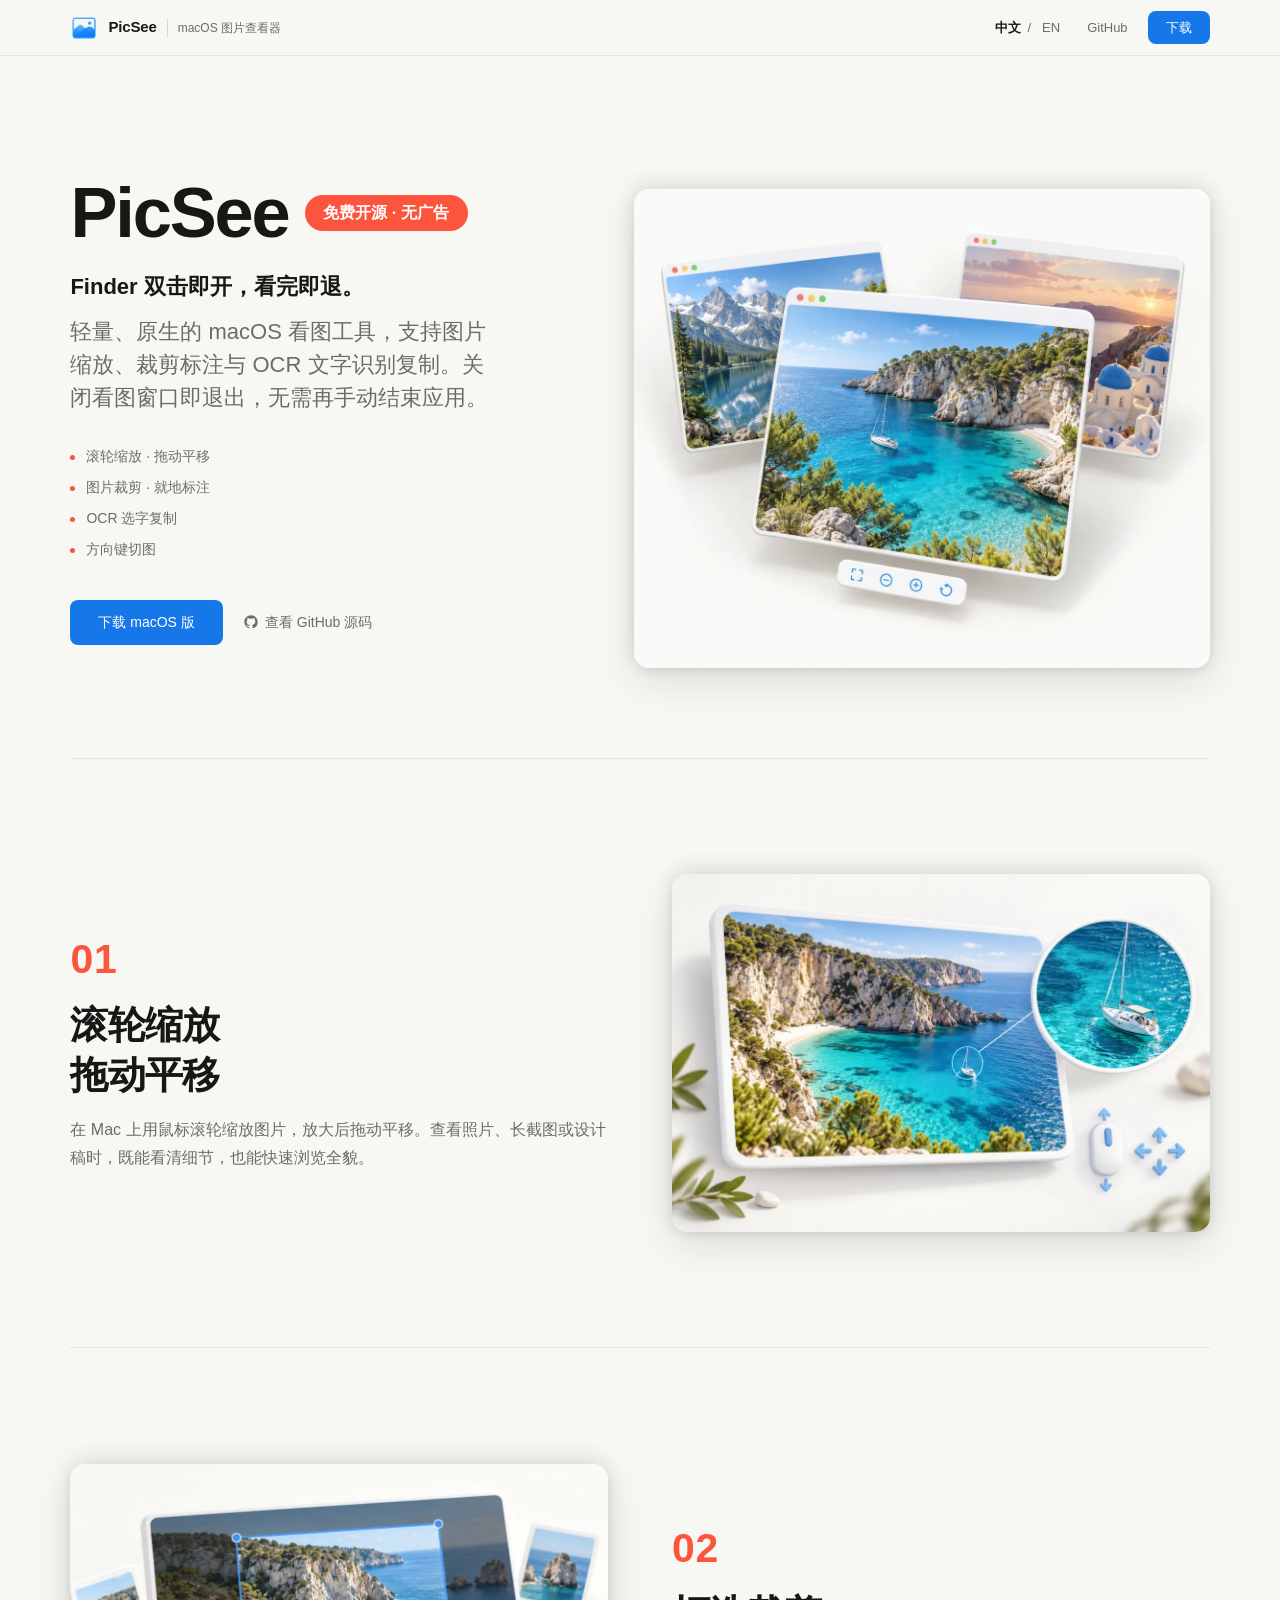
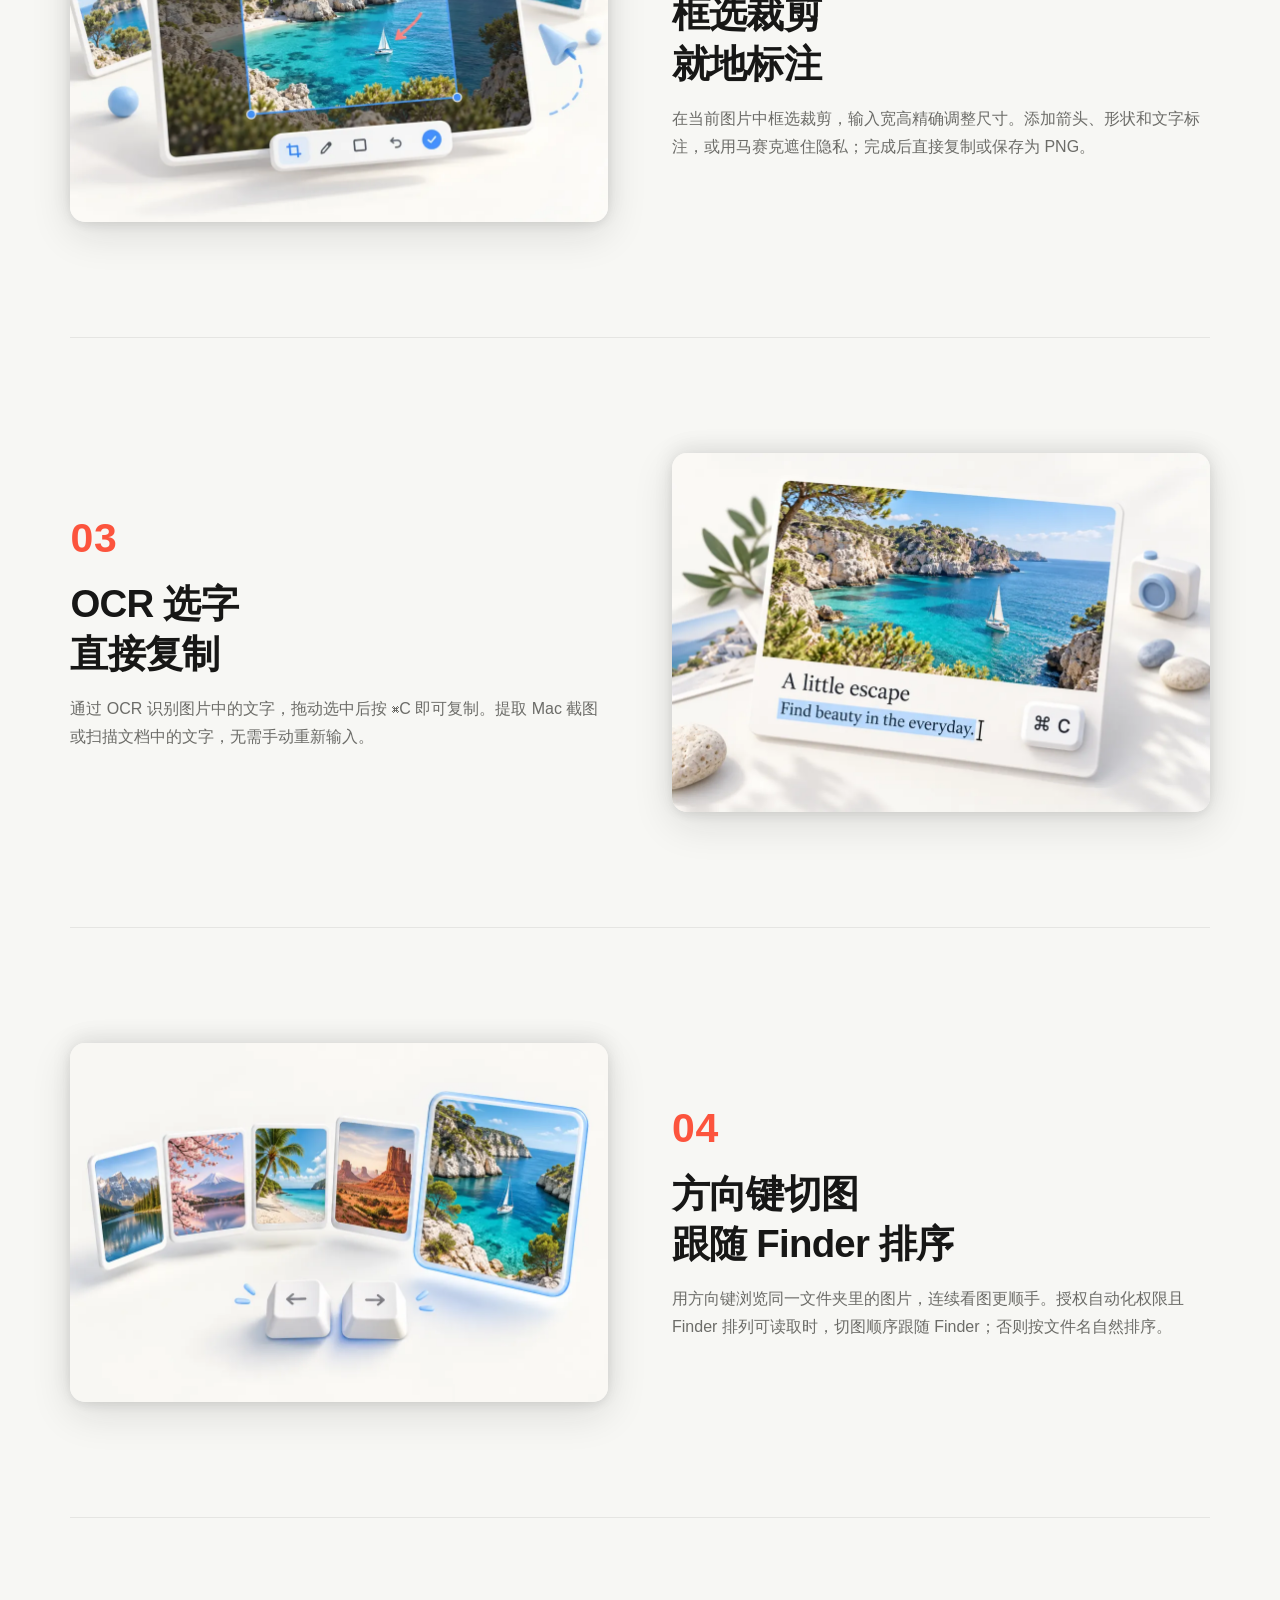
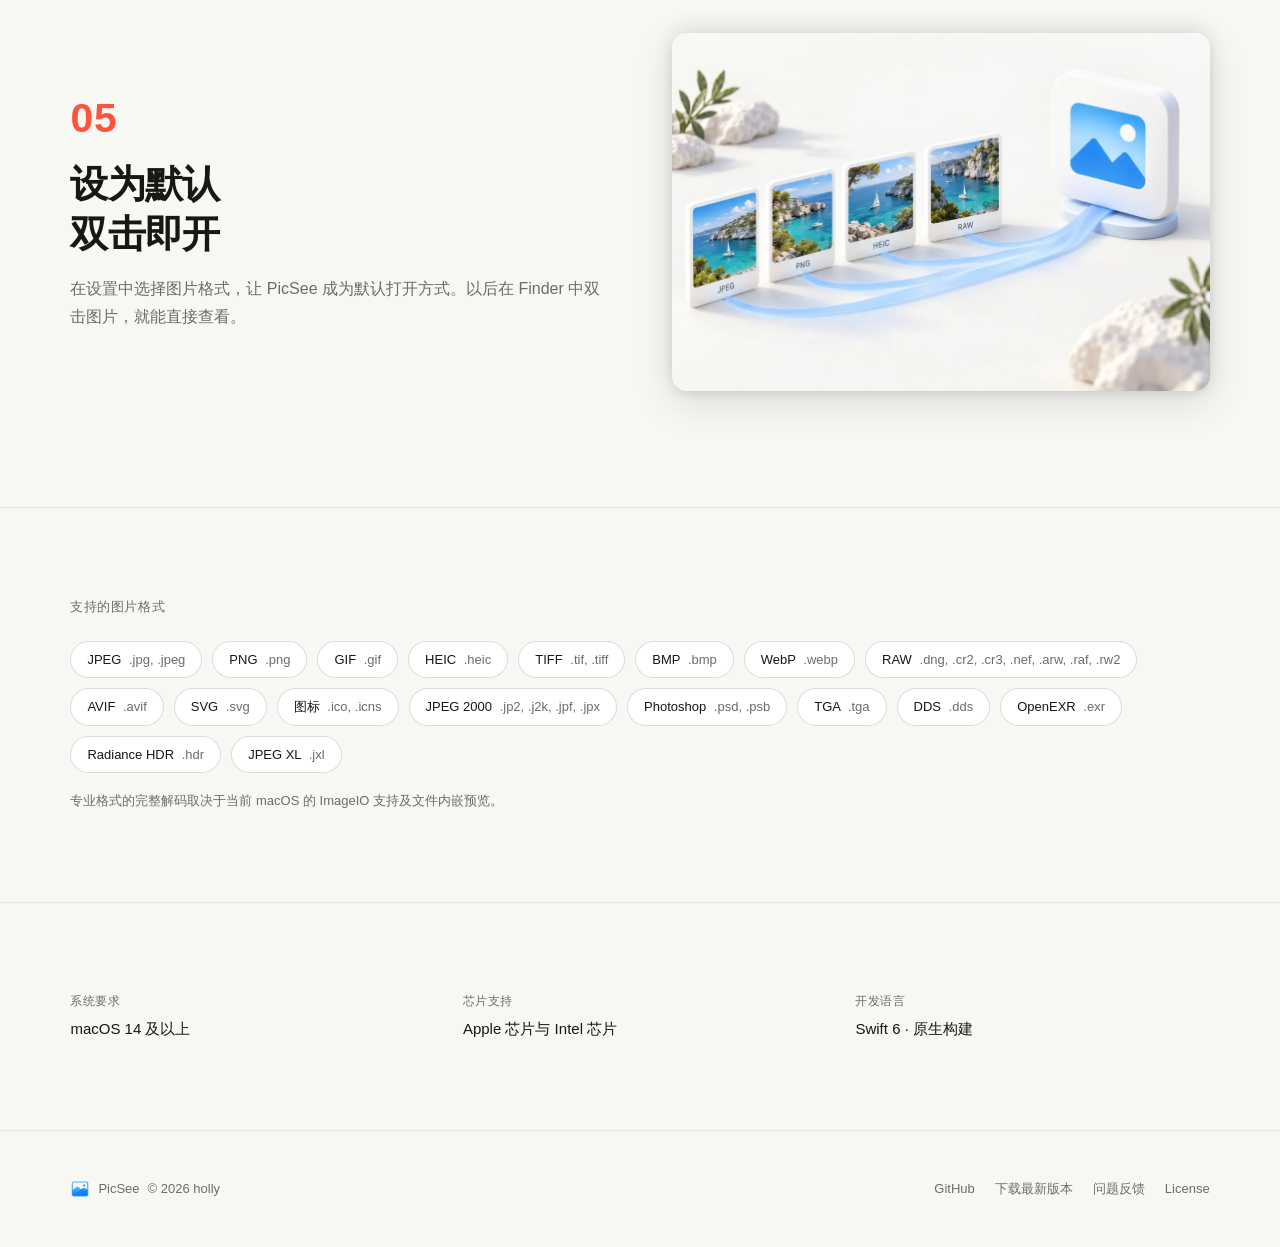
<file: website/index.html>
<!DOCTYPE html>
<html lang="zh-CN">

<head>
  <meta charset="UTF-8">
  <script src="assets/language-e5aed07f.js"></script>
  <meta name="viewport" content="width=device-width, initial-scale=1.0">
  <title>PicSee — 免费开源的 Mac 图片查看器，支持 OCR 与裁剪标注</title>
  <meta name="description"
    content="PicSee 是免费开源、无广告的原生 Mac 图片查看器，支持滚轮缩放、图片裁剪与标注、OCR 图片文字识别复制和方向键切图。Finder 双击即开，关闭窗口即退出。适用于 macOS 14 及以上，兼容 Apple 芯片与 Intel。">
  <meta name="robots" content="index, follow, max-image-preview:large">
  <meta name="theme-color" content="#F7F7F4">
  <link rel="canonical" href="https://picsee.pages.dev/">
  <link rel="alternate" hreflang="zh-CN" href="https://picsee.pages.dev/">
  <link rel="alternate" hreflang="en" href="https://picsee.pages.dev/en/">
  <link rel="alternate" hreflang="x-default" href="https://picsee.pages.dev/">
  <link rel="icon" type="image/png" sizes="96x96" href="assets/favicon-702c6ce4.png">
  <meta property="og:type" content="website">
  <meta property="og:locale" content="zh_CN">
  <meta property="og:locale:alternate" content="en_US">
  <meta property="og:site_name" content="PicSee">
  <meta property="og:url" content="https://picsee.pages.dev/">
  <meta property="og:title" content="PicSee — 免费开源的 Mac 图片查看器">
  <meta property="og:description" content="Finder 双击即开，看完即退。支持滚轮缩放、图片裁剪标注、OCR 选字复制与方向键切图，适用于 macOS 14 及以上。">
  <meta property="og:image" content="https://picsee.pages.dev/assets/social-preview-5139564c.jpg">
  <meta property="og:image:type" content="image/jpeg">
  <meta property="og:image:width" content="1200">
  <meta property="og:image:height" content="1000">
  <meta property="og:image:alt" content="PicSee Mac 图片查看器的海湾风景产品插画">
  <meta name="twitter:card" content="summary_large_image">
  <meta name="twitter:title" content="PicSee — 免费开源的 Mac 图片查看器">
  <meta name="twitter:description" content="免费、无广告的 macOS 看图工具，支持滚轮缩放、裁剪标注和 OCR 图片文字复制。">
  <meta name="twitter:image" content="https://picsee.pages.dev/assets/social-preview-5139564c.jpg">
  <meta name="twitter:image:alt" content="PicSee Mac 图片查看器的海湾风景产品插画">
  <script type="application/ld+json">
  {
    "@context": "https://schema.org",
    "@graph": [
      {
        "@type": "WebSite",
        "@id": "https://picsee.pages.dev/#website",
        "url": "https://picsee.pages.dev/",
        "name": "PicSee",
        "inLanguage": "zh-CN"
      },
      {
        "@type": "SoftwareApplication",
        "@id": "https://picsee.pages.dev/#app",
        "name": "PicSee",
        "url": "https://picsee.pages.dev/",
        "description": "免费开源的原生 Mac 图片查看器，支持滚轮缩放、图片裁剪与标注、OCR 文字复制和同文件夹切图。",
        "applicationCategory": "MultimediaApplication",
        "operatingSystem": "macOS 14 or later",
        "processorRequirements": "Apple Silicon or Intel",
        "isAccessibleForFree": true,
        "license": "https://github.com/houleixx/PicSee/blob/master/LICENSE",
        "downloadUrl": "https://github.com/houleixx/PicSee/releases/latest/download/PicSee.dmg",
        "image": "https://picsee.pages.dev/assets/social-preview-5139564c.jpg",
        "sameAs": "https://github.com/houleixx/PicSee",
        "featureList": ["滚轮缩放与拖动平移", "图片裁剪与标注", "OCR 图片文字识别复制", "方向键切换同文件夹图片", "设置默认图片查看器"],
        "offers": {
          "@type": "Offer",
          "price": "0",
          "priceCurrency": "USD",
          "url": "https://picsee.pages.dev/"
        }
      }
    ]
  }
  </script>
  <link rel="stylesheet" href="assets/styles-cb846b35.css">
</head>

<body>
  <a class="skip-link" href="#main">跳到主要内容</a>


  <!-- ========== Navigation ========== -->
  <nav class="nav" aria-label="主导航">
    <div class="nav-inner">
      <a href="index.html" class="nav-brand">
        <img src="assets/brand-mark-916d1749.png" alt="" width="28" height="28">
        <span class="nav-brand-name">PicSee</span>
        <span class="nav-brand-kind">macOS 图片查看器</span>
      </a>
      <div class="nav-links">
        <div class="language-switch" role="group" aria-label="选择语言">
          <a href="index.html" lang="zh-CN" hreflang="zh-CN" aria-current="page">中文</a>
          <span aria-hidden="true">/</span>
          <a href="en/index.html" lang="en" hreflang="en" aria-label="Switch to English">EN</a>
        </div>
        <a href="https://github.com/houleixx/PicSee" class="nav-link" target="_blank" rel="noopener">GitHub</a>
        <a href="https://github.com/houleixx/PicSee/releases/latest/download/PicSee.dmg" target="_blank" rel="noopener"
          class="nav-download">下载</a>
      </div>
    </div>
  </nav>

  <main id="main" tabindex="-1">
    <!-- ========== Hero ========== -->
    <section class="hero" aria-labelledby="hero-title">
      <div class="container">
        <div class="hero-grid">
          <div class="hero-text">
            <div class="hero-title-row">
              <h1 class="display-title" id="hero-title">PicSee</h1>
              <span class="hero-badge">免费开源 · 无广告</span>
            </div>
            <p class="hero-tagline"><strong>Finder 双击即开，看完即退。</strong>轻量、原生的 macOS 看图工具，支持图片缩放、裁剪标注与 OCR
              文字识别复制。关闭看图窗口即退出，无需再手动结束应用。</p>
            <ul class="hero-features">
              <li>滚轮缩放 · 拖动平移</li>
              <li>图片裁剪 · 就地标注</li>
              <li>OCR 选字复制</li>
              <li>方向键切图</li>
            </ul>
            <div class="hero-ctas">
              <a href="https://github.com/houleixx/PicSee/releases/latest/download/PicSee.dmg" target="_blank"
                rel="noopener" class="btn-primary">下载 macOS 版</a>
              <a href="https://github.com/houleixx/PicSee" class="btn-text github-link" target="_blank"
                rel="noopener"><svg aria-hidden="true" focusable="false" viewBox="0 0 24 24" width="16" height="16"
                  fill="currentColor">
                  <path
                    d="M12 2C6.477 2 2 6.477 2 12c0 4.418 2.865 8.168 6.839 9.49.5.092.683-.217.683-.483 0-.237-.009-.866-.014-1.7-2.782.604-3.369-1.341-3.369-1.341-.455-1.156-1.11-1.464-1.11-1.464-.908-.62.069-.608.069-.608 1.004.071 1.532 1.031 1.532 1.031.892 1.529 2.341 1.087 2.91.831.091-.646.349-1.087.635-1.337-2.221-.253-4.556-1.111-4.556-4.947 0-1.093.391-1.987 1.03-2.687-.103-.253-.447-1.272.098-2.65 0 0 .84-.269 2.75 1.026A9.564 9.564 0 0 1 12 6.775a9.58 9.58 0 0 1 2.504.337c1.909-1.295 2.748-1.026 2.748-1.026.546 1.378.202 2.397.1 2.65.64.7 1.028 1.594 1.028 2.687 0 3.846-2.338 4.691-4.566 4.94.359.309.678.92.678 1.854 0 1.338-.012 2.419-.012 2.747 0 .268.18.58.688.481A10.001 10.001 0 0 0 22 12c0-5.523-4.477-10-10-10Z" />
                </svg><span>查看 GitHub 源码</span></a>
            </div>
          </div>
          <div class="hero-image">
            <img src="assets/hero-app-preview-ee584887.webp" alt="PicSee 柔和立体图片窗口，轻松浏览海湾与旅行风景" width="1200"
              height="1000" fetchpriority="high">
          </div>
        </div>
      </div>
    </section>

    <!-- ========== Stories ========== -->
    <section class="stories" aria-label="PicSee 图片查看与编辑功能">
      <div class="container">

        <!-- Story 01: Scroll Zoom -->
        <article class="story">
          <div class="story-text">
            <span class="story-number">01</span>
            <h2 class="section-title story-title"><span>滚轮缩放</span> <span>拖动平移</span></h2>
            <p class="story-desc">
              在 Mac 上用鼠标滚轮缩放图片，放大后拖动平移。查看照片、长截图或设计稿时，既能看清细节，也能快速浏览全貌。
            </p>
          </div>
          <div class="story-image">
            <img src="assets/feature-zoom-pan-30c78c69.webp" alt="PicSee 放大查看海湾帆船细节并拖动平移" width="1080" height="720"
              loading="lazy">
          </div>
        </article>

        <!-- Story 02: Crop and Annotate -->
        <article class="story">
          <div class="story-text">
            <span class="story-number">02</span>
            <h2 class="section-title story-title"><span>框选裁剪</span> <span>就地标注</span></h2>
            <p class="story-desc">
              在当前图片中框选裁剪，输入宽高精确调整尺寸。添加箭头、形状和文字标注，或用马赛克遮住隐私；完成后直接复制或保存为 PNG。
            </p>
          </div>
          <div class="story-image">
            <img src="assets/feature-crop-annotate-971acecf.webp" alt="PicSee 在海湾照片中框选裁剪区域，并用箭头标注帆船" width="1080"
              height="720" loading="lazy">
          </div>
        </article>

        <!-- Story 03: OCR -->
        <article class="story">
          <div class="story-text">
            <span class="story-number">03</span>
            <h2 class="section-title story-title"><span>OCR 选字</span> <span>直接复制</span></h2>
            <p class="story-desc">
              通过 OCR 识别图片中的文字，拖动选中后按 ⌘C 即可复制。提取 Mac 截图或扫描文档中的文字，无需手动重新输入。
            </p>
          </div>
          <div class="story-image">
            <img src="assets/feature-ocr-select-copy-c080be11.webp" alt="PicSee 选中海湾明信片中的文字，通过 ⌘C 直接复制" width="1080"
              height="720" loading="lazy">
          </div>
        </article>

        <!-- Story 04: Keyboard Navigation -->
        <article class="story">
          <div class="story-text">
            <span class="story-number">04</span>
            <h2 class="section-title story-title"><span>方向键切图</span> <span>跟随 Finder 排序</span></h2>
            <p class="story-desc">
              用方向键浏览同一文件夹里的图片，连续看图更顺手。授权自动化权限且 Finder 排列可读取时，切图顺序跟随 Finder；否则按文件名自然排序。
            </p>
          </div>
          <div class="story-image">
            <img src="assets/feature-keyboard-navigation-f21eb3a3.webp" alt="PicSee 使用方向键依次浏览不同风景图片" width="1080"
              height="720" loading="lazy">
          </div>
        </article>

        <!-- Story 05: Set as Default -->
        <article class="story">
          <div class="story-text">
            <span class="story-number">05</span>
            <h2 class="section-title story-title"><span>设为默认</span> <span>双击即开</span></h2>
            <p class="story-desc">
              在设置中选择图片格式，让 PicSee 成为默认打开方式。以后在 Finder 中双击图片，就能直接查看。
            </p>
          </div>
          <div class="story-image">
            <img src="assets/feature-default-viewer-5f46796a.webp" alt="将 JPEG、PNG、HEIC 和 RAW 图片交由 PicSee 默认打开"
              width="1080" height="720" loading="lazy">
          </div>
        </article>

      </div>
    </section>

    <!-- ========== Format Strip ========== -->
    <section class="formats" aria-labelledby="formats-title">
      <div class="container">
        <h2 class="formats-label" id="formats-title">支持的图片格式</h2>
        <div class="formats-grid">
          <span class="format-tag">JPEG <span class="ext">.jpg, .jpeg</span></span>
          <span class="format-tag">PNG <span class="ext">.png</span></span>
          <span class="format-tag">GIF <span class="ext">.gif</span></span>
          <span class="format-tag">HEIC <span class="ext">.heic</span></span>
          <span class="format-tag">TIFF <span class="ext">.tif, .tiff</span></span>
          <span class="format-tag">BMP <span class="ext">.bmp</span></span>
          <span class="format-tag">WebP <span class="ext">.webp</span></span>
          <span class="format-tag">RAW <span class="ext">.dng, .cr2, .cr3, .nef, .arw, .raf, .rw2</span></span>
          <span class="format-tag">AVIF <span class="ext">.avif</span></span>
          <span class="format-tag">SVG <span class="ext">.svg</span></span>
          <span class="format-tag">图标 <span class="ext">.ico, .icns</span></span>
          <span class="format-tag">JPEG 2000 <span class="ext">.jp2, .j2k, .jpf, .jpx</span></span>
          <span class="format-tag">Photoshop <span class="ext">.psd, .psb</span></span>
          <span class="format-tag">TGA <span class="ext">.tga</span></span>
          <span class="format-tag">DDS <span class="ext">.dds</span></span>
          <span class="format-tag">OpenEXR <span class="ext">.exr</span></span>
          <span class="format-tag">Radiance HDR <span class="ext">.hdr</span></span>
          <span class="format-tag">JPEG XL <span class="ext">.jxl</span></span>
        </div>
        <p class="formats-note">专业格式的完整解码取决于当前 macOS 的 ImageIO 支持及文件内嵌预览。</p>
      </div>
    </section>

    <!-- ========== System Info ========== -->
    <section class="system" aria-label="系统信息">
      <div class="container">
        <div class="system-grid">
          <div class="system-item">
            <div class="label">系统要求</div>
            <div class="value">macOS 14 及以上</div>
          </div>
          <div class="system-item">
            <div class="label">芯片支持</div>
            <div class="value">Apple 芯片与 Intel 芯片</div>
          </div>
          <div class="system-item">
            <div class="label">开发语言</div>
            <div class="value">Swift 6 · 原生构建</div>
          </div>
        </div>
      </div>
    </section>

  </main>

  <!-- ========== Footer ========== -->
  <footer class="footer">
    <div class="container">
      <div class="footer-inner">
        <div class="footer-left">
          <img src="assets/brand-mark-916d1749.png" alt="" width="20" height="20">
          <span>PicSee</span>
          <span>© 2026 holly</span>
        </div>
        <div class="footer-links">
          <a href="https://github.com/houleixx/PicSee" target="_blank" rel="noopener">GitHub</a>
          <a href="https://github.com/houleixx/PicSee/releases/latest/download/PicSee.dmg" target="_blank"
            rel="noopener">下载最新版本</a>
          <a href="https://picsee.pages.dev/feedback" target="_blank" rel="noopener" title="前往小红书反馈">问题反馈</a>
          <a href="https://github.com/houleixx/PicSee/blob/master/LICENSE" target="_blank" rel="noopener">License</a>
        </div>
      </div>
    </div>
  </footer>

</body>

</html>
</file>
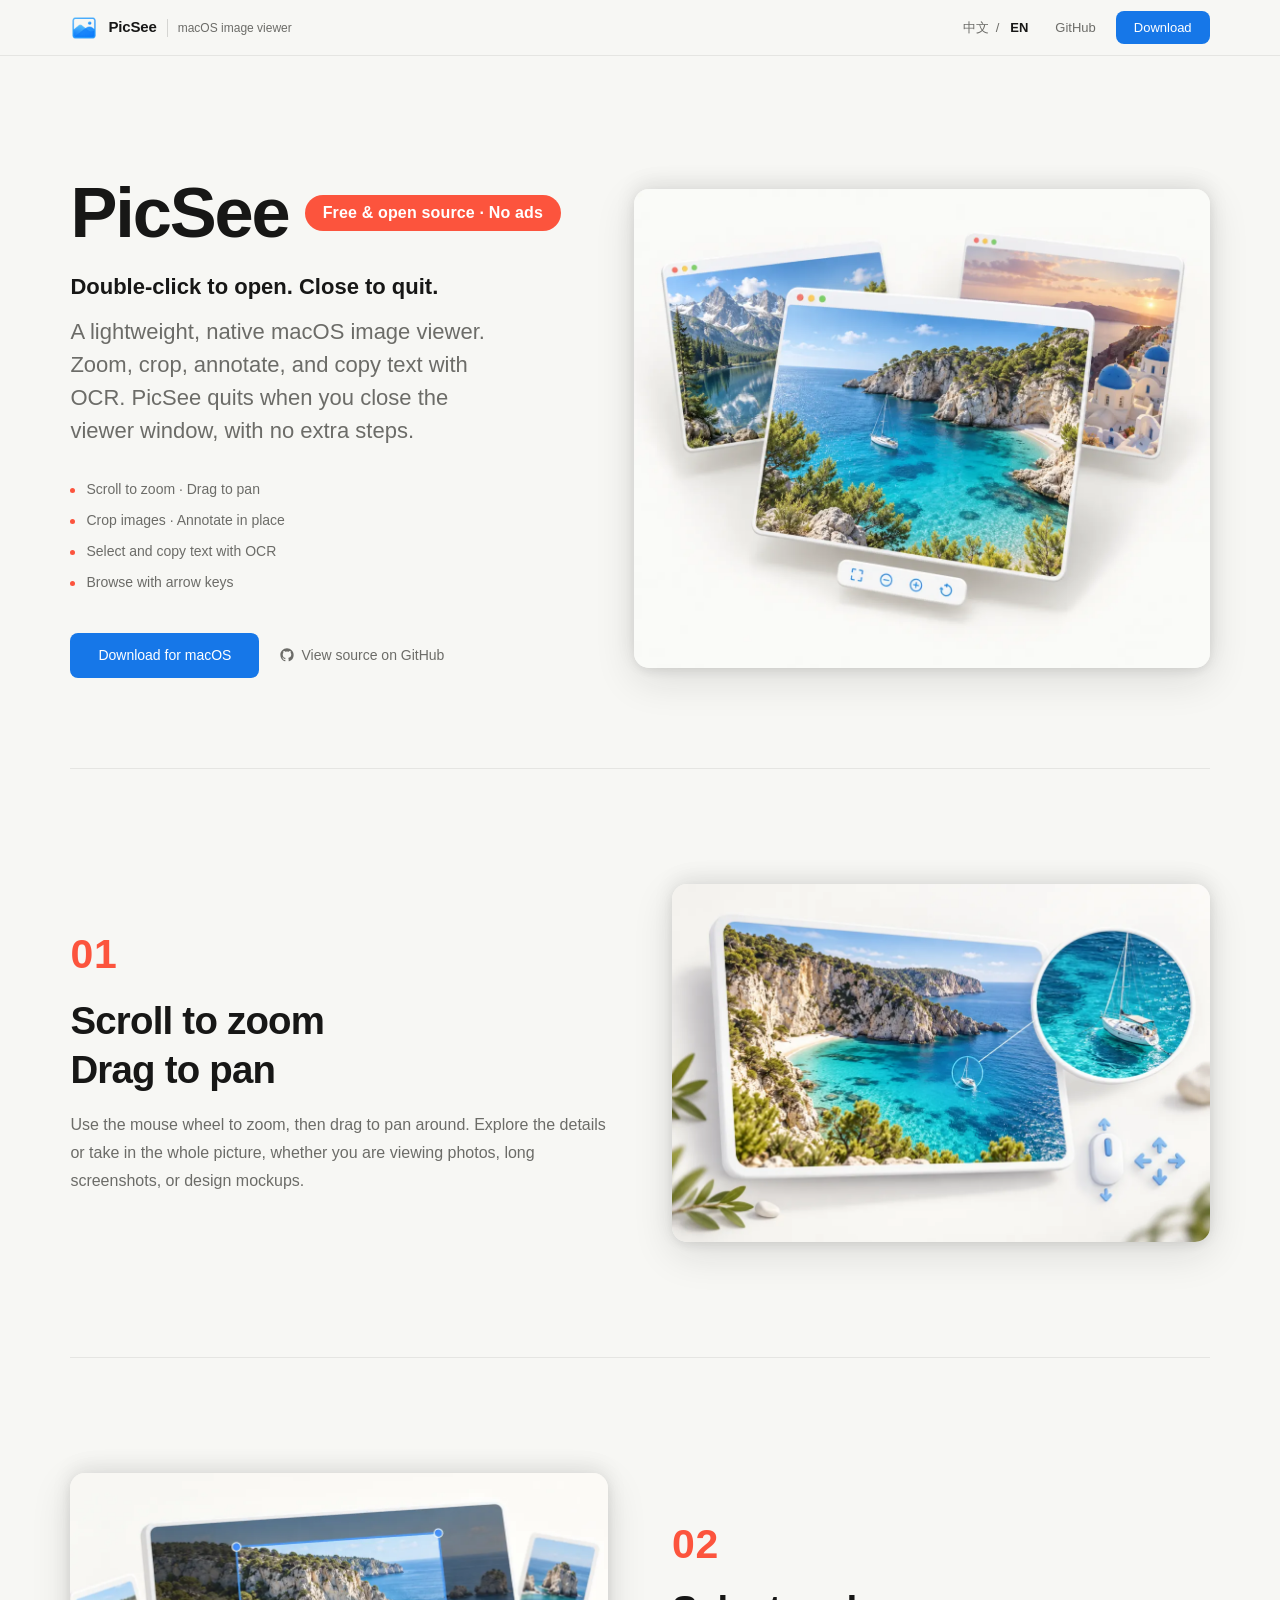
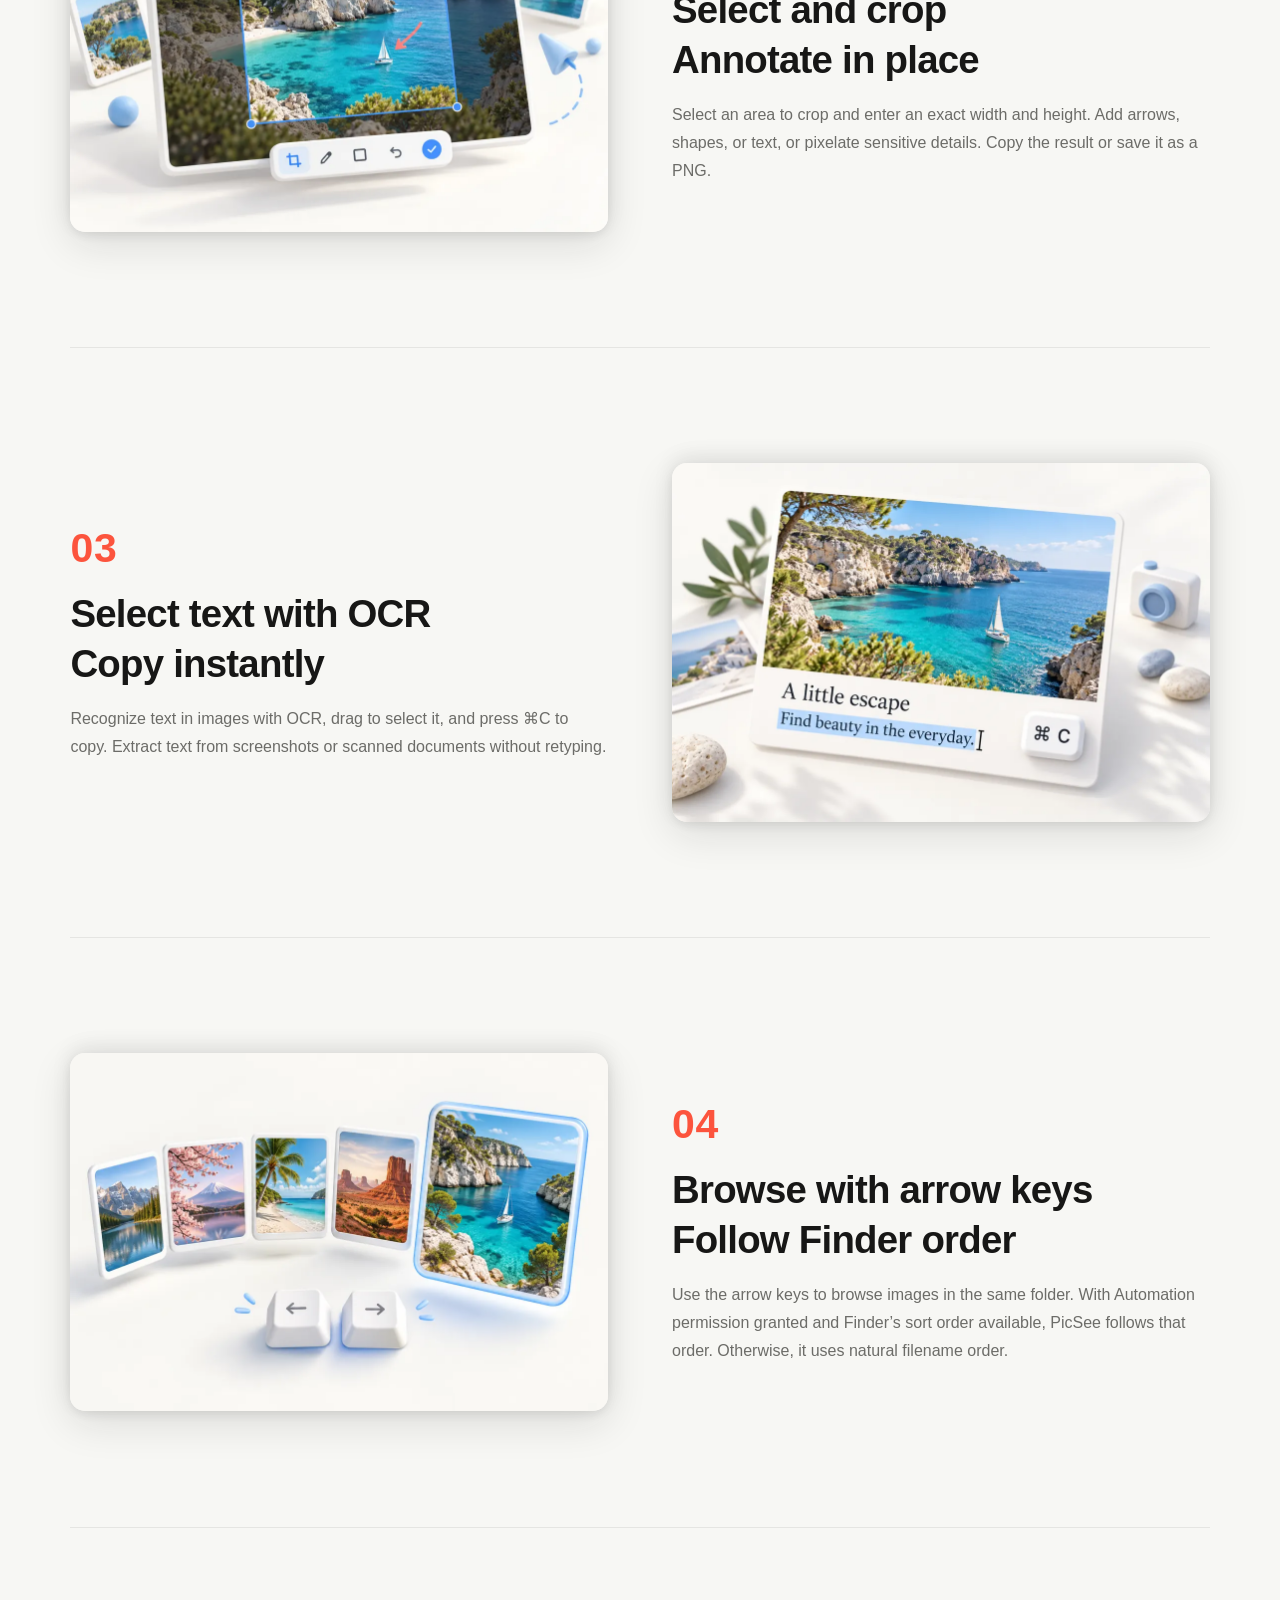
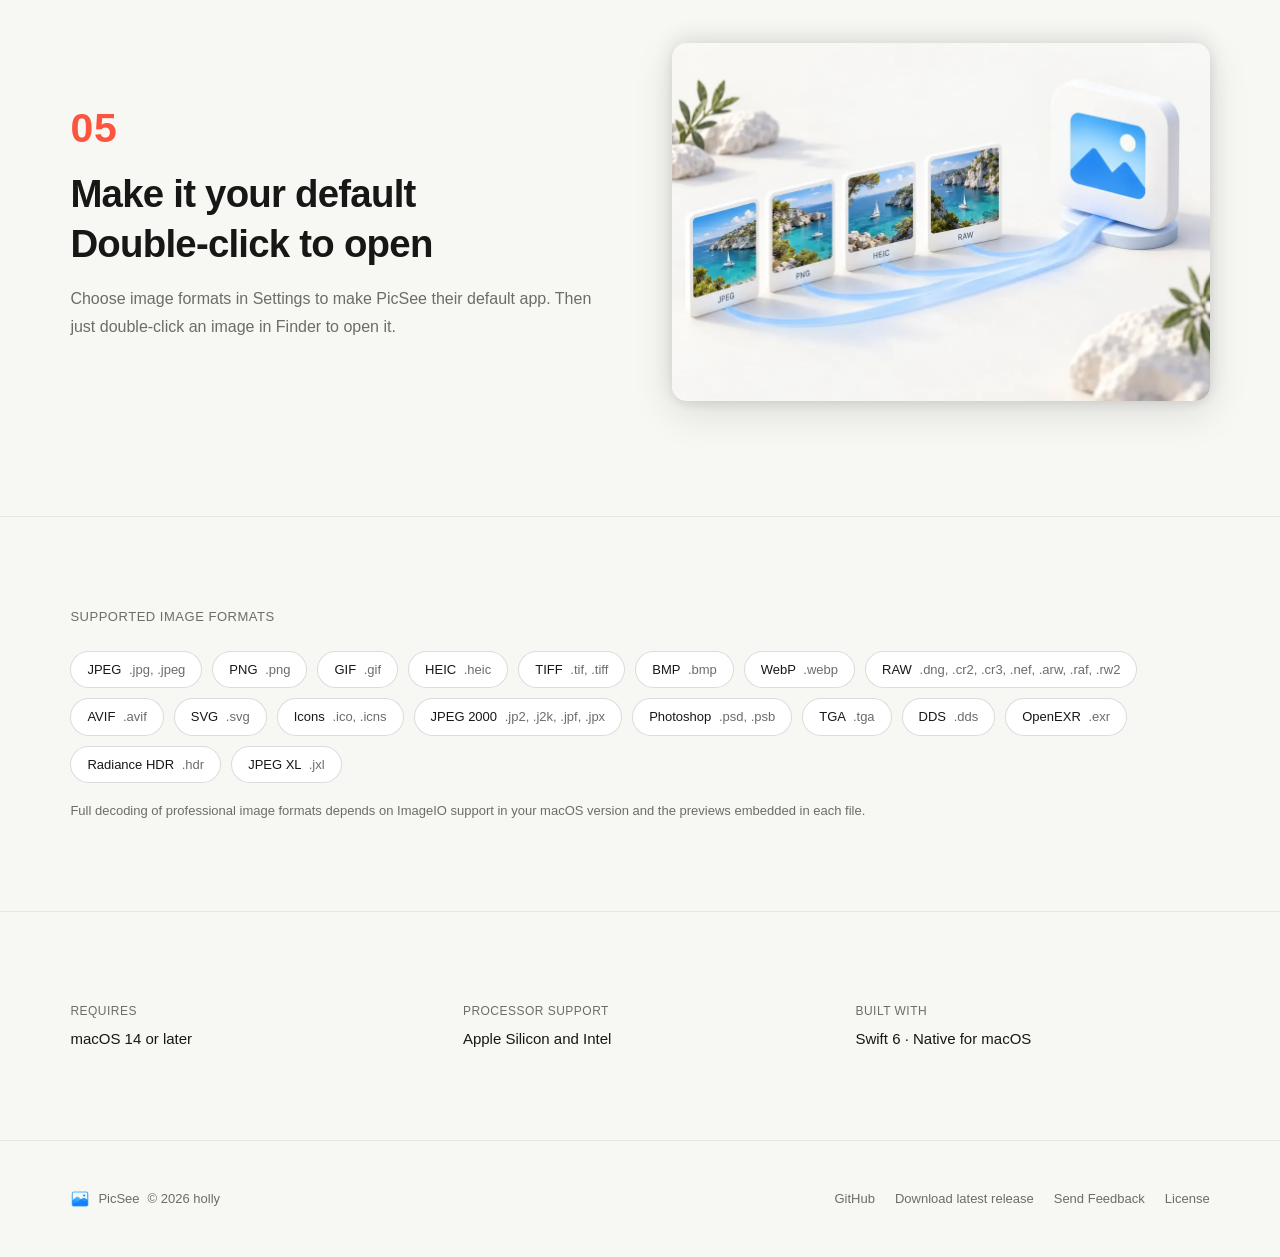
<file: website/en/index.html>
<!DOCTYPE html>
<html lang="en">
<head>
  <meta charset="UTF-8">
  <script src="../assets/language-e5aed07f.js"></script>
  <meta name="viewport" content="width=device-width, initial-scale=1.0">
  <title>PicSee — Free, Open-Source Mac Image Viewer with OCR and Annotation</title>
  <meta name="description" content="PicSee is a free, open-source, ad-free native Mac image viewer with scroll zoom, cropping, annotation, OCR text copying, and arrow-key navigation. Open from Finder and quit when the window closes. For macOS 14 or later on Apple Silicon and Intel.">
  <meta name="robots" content="index, follow, max-image-preview:large">
  <meta name="theme-color" content="#F7F7F4">
  <link rel="canonical" href="https://picsee.pages.dev/en/">
  <link rel="alternate" hreflang="zh-CN" href="https://picsee.pages.dev/">
  <link rel="alternate" hreflang="en" href="https://picsee.pages.dev/en/">
  <link rel="alternate" hreflang="x-default" href="https://picsee.pages.dev/">
  <link rel="icon" type="image/png" sizes="96x96" href="../assets/favicon-702c6ce4.png">
  <meta property="og:type" content="website">
  <meta property="og:locale" content="en_US">
  <meta property="og:locale:alternate" content="zh_CN">
  <meta property="og:site_name" content="PicSee">
  <meta property="og:url" content="https://picsee.pages.dev/en/">
  <meta property="og:title" content="PicSee — Free, Open-Source Mac Image Viewer">
  <meta property="og:description" content="Double-click in Finder to open. Close the window to quit. Scroll to zoom, crop and annotate, copy text with OCR, and browse with arrow keys. For macOS 14 or later.">
  <meta property="og:image" content="https://picsee.pages.dev/assets/social-preview-5139564c.jpg">
  <meta property="og:image:type" content="image/jpeg">
  <meta property="og:image:width" content="1200">
  <meta property="og:image:height" content="1000">
  <meta property="og:image:alt" content="Bay landscape illustration for the PicSee Mac image viewer">
  <meta name="twitter:card" content="summary_large_image">
  <meta name="twitter:title" content="PicSee — Free, Open-Source Mac Image Viewer">
  <meta name="twitter:description" content="A free, ad-free macOS image viewer with scroll zoom, cropping, annotation, and OCR text copying.">
  <meta name="twitter:image" content="https://picsee.pages.dev/assets/social-preview-5139564c.jpg">
  <meta name="twitter:image:alt" content="Bay landscape illustration for the PicSee Mac image viewer">
  <script type="application/ld+json">
  {
    "@context": "https://schema.org",
    "@graph": [
      {
        "@type": "WebSite",
        "@id": "https://picsee.pages.dev/en/#website",
        "url": "https://picsee.pages.dev/en/",
        "name": "PicSee",
        "inLanguage": "en"
      },
      {
        "@type": "SoftwareApplication",
        "@id": "https://picsee.pages.dev/#app",
        "name": "PicSee",
        "url": "https://picsee.pages.dev/en/",
        "description": "A free, open-source native Mac image viewer with scroll zoom, cropping, annotation, OCR text copying, and navigation through images in the same folder.",
        "applicationCategory": "MultimediaApplication",
        "operatingSystem": "macOS 14 or later",
        "processorRequirements": "Apple Silicon or Intel",
        "isAccessibleForFree": true,
        "license": "https://github.com/houleixx/PicSee/blob/master/LICENSE",
        "downloadUrl": "https://github.com/houleixx/PicSee/releases/latest/download/PicSee.dmg",
        "image": "https://picsee.pages.dev/assets/social-preview-5139564c.jpg",
        "sameAs": "https://github.com/houleixx/PicSee",
        "featureList": ["Scroll to zoom and drag to pan", "Image cropping and annotation", "Recognize and copy text with OCR", "Browse images in the same folder with arrow keys", "Set as the default image viewer"],
        "offers": {
          "@type": "Offer",
          "price": "0",
          "priceCurrency": "USD",
          "url": "https://picsee.pages.dev/en/"
        }
      }
    ]
  }
  </script>
  <link rel="stylesheet" href="../assets/styles-cb846b35.css">
</head>
<body>
  <a class="skip-link" href="#main">Skip to main content</a>

  <!-- ========== Navigation ========== -->
  <nav class="nav" aria-label="Main navigation">
    <div class="nav-inner">
      <a href="index.html" class="nav-brand">
        <img src="../assets/brand-mark-916d1749.png" alt="" width="28" height="28">
        <span class="nav-brand-name">PicSee</span>
        <span class="nav-brand-kind">macOS image viewer</span>
      </a>
      <div class="nav-links">
        <div class="language-switch" role="group" aria-label="Choose language">
          <a href="../index.html" lang="zh-CN" hreflang="zh-CN" aria-label="切换到中文">中文</a>
          <span aria-hidden="true">/</span>
          <a href="index.html" lang="en" hreflang="en" aria-current="page">EN</a>
        </div>
        <a href="https://github.com/houleixx/PicSee" class="nav-link" target="_blank" rel="noopener">GitHub</a>
        <a href="https://github.com/houleixx/PicSee/releases/latest/download/PicSee.dmg" target="_blank" rel="noopener" class="nav-download">Download</a>
      </div>
    </div>
  </nav>

  <main id="main" tabindex="-1">
  <!-- ========== Hero ========== -->
  <section class="hero" aria-labelledby="hero-title">
    <div class="container">
      <div class="hero-grid">
        <div class="hero-text">
          <div class="hero-title-row">
            <h1 class="display-title" id="hero-title">PicSee</h1>
            <span class="hero-badge">Free &amp; open source · No ads</span>
          </div>
          <p class="hero-tagline"><strong>Double-click to open. Close to quit.</strong>A lightweight, native macOS image viewer. Zoom, crop, annotate, and copy text with OCR. PicSee quits when you close the viewer window, with no extra steps.</p>
          <ul class="hero-features">
            <li>Scroll to zoom · Drag to pan</li>
            <li>Crop images · Annotate in place</li>
            <li>Select and copy text with OCR</li>
            <li>Browse with arrow keys</li>
          </ul>
          <div class="hero-ctas">
            <a href="https://github.com/houleixx/PicSee/releases/latest/download/PicSee.dmg" target="_blank" rel="noopener" class="btn-primary">Download for macOS</a>
            <a href="https://github.com/houleixx/PicSee" class="btn-text github-link" target="_blank" rel="noopener"><svg aria-hidden="true" focusable="false" viewBox="0 0 24 24" width="16" height="16" fill="currentColor"><path d="M12 2C6.477 2 2 6.477 2 12c0 4.418 2.865 8.168 6.839 9.49.5.092.683-.217.683-.483 0-.237-.009-.866-.014-1.7-2.782.604-3.369-1.341-3.369-1.341-.455-1.156-1.11-1.464-1.11-1.464-.908-.62.069-.608.069-.608 1.004.071 1.532 1.031 1.532 1.031.892 1.529 2.341 1.087 2.91.831.091-.646.349-1.087.635-1.337-2.221-.253-4.556-1.111-4.556-4.947 0-1.093.391-1.987 1.03-2.687-.103-.253-.447-1.272.098-2.65 0 0 .84-.269 2.75 1.026A9.564 9.564 0 0 1 12 6.775a9.58 9.58 0 0 1 2.504.337c1.909-1.295 2.748-1.026 2.748-1.026.546 1.378.202 2.397.1 2.65.64.7 1.028 1.594 1.028 2.687 0 3.846-2.338 4.691-4.566 4.94.359.309.678.92.678 1.854 0 1.338-.012 2.419-.012 2.747 0 .268.18.58.688.481A10.001 10.001 0 0 0 22 12c0-5.523-4.477-10-10-10Z"/></svg><span>View source on GitHub</span></a>
          </div>
        </div>
        <div class="hero-image">
          <img src="../assets/hero-app-preview-ee584887.webp" alt="A softly shaded PicSee window displaying a scenic bay" width="1200" height="1000" fetchpriority="high">
        </div>
      </div>
    </div>
  </section>

  <!-- ========== Stories ========== -->
  <section class="stories" aria-label="PicSee image viewing and editing features">
    <div class="container">

      <!-- Story 01: Scroll Zoom -->
      <article class="story">
        <div class="story-text">
          <span class="story-number">01</span>
          <h2 class="section-title story-title"><span>Scroll to zoom</span> <span>Drag to pan</span></h2>
          <p class="story-desc">
            Use the mouse wheel to zoom, then drag to pan around. Explore the details or take in the whole picture, whether you are viewing photos, long screenshots, or design mockups.
          </p>
        </div>
        <div class="story-image">
          <img src="../assets/feature-zoom-pan-30c78c69.webp" alt="Zooming in on a sailboat in the bay and panning in PicSee" width="1080" height="720" loading="lazy">
        </div>
      </article>

      <!-- Story 02: Crop and Annotate -->
      <article class="story">
        <div class="story-text">
          <span class="story-number">02</span>
          <h2 class="section-title story-title"><span>Select and crop</span> <span>Annotate in place</span></h2>
          <p class="story-desc">
            Select an area to crop and enter an exact width and height. Add arrows, shapes, or text, or pixelate sensitive details. Copy the result or save it as a PNG.
          </p>
        </div>
        <div class="story-image">
          <img src="../assets/feature-crop-annotate-971acecf.webp" alt="Selecting a crop area in a bay photo and marking a sailboat with an arrow in PicSee" width="1080" height="720" loading="lazy">
        </div>
      </article>

      <!-- Story 03: OCR -->
      <article class="story">
        <div class="story-text">
          <span class="story-number">03</span>
          <h2 class="section-title story-title"><span>Select text with OCR</span> <span>Copy instantly</span></h2>
          <p class="story-desc">
            Recognize text in images with OCR, drag to select it, and press ⌘C to copy. Extract text from screenshots or scanned documents without retyping.
          </p>
        </div>
        <div class="story-image">
          <img src="../assets/feature-ocr-select-copy-c080be11.webp" alt="Selecting text on a bay postcard in PicSee and copying it with ⌘C" width="1080" height="720" loading="lazy">
        </div>
      </article>

      <!-- Story 04: Keyboard Navigation -->
      <article class="story">
        <div class="story-text">
          <span class="story-number">04</span>
          <h2 class="section-title story-title"><span>Browse with arrow keys</span> <span>Follow Finder order</span></h2>
          <p class="story-desc">
            Use the arrow keys to browse images in the same folder. With Automation permission granted and Finder’s sort order available, PicSee follows that order. Otherwise, it uses natural filename order.
          </p>
        </div>
        <div class="story-image">
          <img src="../assets/feature-keyboard-navigation-f21eb3a3.webp" alt="Browsing landscape images with the arrow keys in PicSee" width="1080" height="720" loading="lazy">
        </div>
      </article>

      <!-- Story 05: Set as Default -->
      <article class="story">
        <div class="story-text">
          <span class="story-number">05</span>
          <h2 class="section-title story-title"><span>Make it your default</span> <span>Double-click to open</span></h2>
          <p class="story-desc">
            Choose image formats in Settings to make PicSee their default app. Then just double-click an image in Finder to open it.
          </p>
        </div>
        <div class="story-image">
          <img src="../assets/feature-default-viewer-5f46796a.webp" alt="Setting PicSee as the default viewer for JPEG, PNG, HEIC, and RAW images" width="1080" height="720" loading="lazy">
        </div>
      </article>

    </div>
  </section>

  <!-- ========== Format Strip ========== -->
  <section class="formats" aria-labelledby="formats-title">
    <div class="container">
      <h2 class="formats-label" id="formats-title">Supported image formats</h2>
      <div class="formats-grid">
        <span class="format-tag">JPEG <span class="ext">.jpg, .jpeg</span></span>
        <span class="format-tag">PNG <span class="ext">.png</span></span>
        <span class="format-tag">GIF <span class="ext">.gif</span></span>
        <span class="format-tag">HEIC <span class="ext">.heic</span></span>
        <span class="format-tag">TIFF <span class="ext">.tif, .tiff</span></span>
        <span class="format-tag">BMP <span class="ext">.bmp</span></span>
        <span class="format-tag">WebP <span class="ext">.webp</span></span>
        <span class="format-tag">RAW <span class="ext">.dng, .cr2, .cr3, .nef, .arw, .raf, .rw2</span></span>
        <span class="format-tag">AVIF <span class="ext">.avif</span></span>
        <span class="format-tag">SVG <span class="ext">.svg</span></span>
        <span class="format-tag">Icons <span class="ext">.ico, .icns</span></span>
        <span class="format-tag">JPEG 2000 <span class="ext">.jp2, .j2k, .jpf, .jpx</span></span>
        <span class="format-tag">Photoshop <span class="ext">.psd, .psb</span></span>
        <span class="format-tag">TGA <span class="ext">.tga</span></span>
        <span class="format-tag">DDS <span class="ext">.dds</span></span>
        <span class="format-tag">OpenEXR <span class="ext">.exr</span></span>
        <span class="format-tag">Radiance HDR <span class="ext">.hdr</span></span>
        <span class="format-tag">JPEG XL <span class="ext">.jxl</span></span>
      </div>
      <p class="formats-note">Full decoding of professional image formats depends on ImageIO support in your macOS version and the previews embedded in each file.</p>
    </div>
  </section>

  <!-- ========== System Info ========== -->
  <section class="system" aria-label="System information">
    <div class="container">
      <div class="system-grid">
        <div class="system-item">
          <div class="label">Requires</div>
          <div class="value">macOS 14 or later</div>
        </div>
        <div class="system-item">
          <div class="label">Processor support</div>
          <div class="value">Apple Silicon and Intel</div>
        </div>
        <div class="system-item">
          <div class="label">Built with</div>
          <div class="value">Swift 6 · Native for macOS</div>
        </div>
      </div>
    </div>
  </section>

  </main>

  <!-- ========== Footer ========== -->
  <footer class="footer">
    <div class="container">
      <div class="footer-inner">
        <div class="footer-left">
          <img src="../assets/brand-mark-916d1749.png" alt="" width="20" height="20">
          <span>PicSee</span>
          <span>© 2026 holly</span>
        </div>
        <div class="footer-links">
          <a href="https://github.com/houleixx/PicSee" target="_blank" rel="noopener">GitHub</a>
          <a href="https://github.com/houleixx/PicSee/releases/latest/download/PicSee.dmg" target="_blank" rel="noopener">Download latest release</a>
          <a href="https://picsee.pages.dev/feedback" target="_blank" rel="noopener" title="Share feedback on Xiaohongshu">Send Feedback</a>
          <a href="https://github.com/houleixx/PicSee/blob/master/LICENSE" target="_blank" rel="noopener">License</a>
        </div>
      </div>
    </div>
  </footer>

</body>
</html>
</file>
<file: website/assets/styles-cb846b35.css>
/* ========== Reset & Base ========== */
*, *::before, *::after {
  margin: 0;
  padding: 0;
  box-sizing: border-box;
}

html {
  font-family: -apple-system, BlinkMacSystemFont, "PingFang SC", "Helvetica Neue", sans-serif;
  font-size: 16px;
  line-height: 1.5;
  -webkit-font-smoothing: antialiased;
  -moz-osx-font-smoothing: grayscale;
  scroll-behavior: smooth;
}

body {
  background: var(--canvas);
  color: var(--ink);
}

img {
  display: block;
  max-width: 100%;
  height: auto;
}

a {
  color: inherit;
  text-decoration: none;
}

:focus-visible {
  outline: 3px solid var(--primary);
  outline-offset: 4px;
}

[id] {
  scroll-margin-top: 80px;
}

.skip-link {
  position: fixed;
  top: 8px;
  left: 16px;
  z-index: 200;
  padding: 10px 16px;
  background: var(--surface);
  border-radius: var(--radius-sm);
  transform: translateY(-150%);
}

.skip-link:focus {
  transform: translateY(0);
}

/* ========== Design Tokens ========== */
:root {
  --canvas: #F7F7F4;
  --surface: #FFFFFF;
  --ink: #171716;
  --muted: #6C6C68;
  --primary: #1677E8;
  --warm: #FC543D;
  --border: rgba(23, 23, 22, 0.08);
  --border-strong: rgba(23, 23, 22, 0.15);
  --radius: 15px;
  --radius-sm: 8px;
  --page-padding: clamp(22px, 5.5vw, 88px);
}

/* ========== Typography ========== */
.display-title {
  font-size: clamp(44px, 5.5vw, 86px);
  font-weight: 700;
  letter-spacing: -0.03em;
  line-height: 1.05;
  color: var(--ink);
}

.hero-title-row {
  display: flex;
  align-items: center;
  gap: 16px;
  flex-wrap: wrap;
  margin-bottom: 20px;
}

.hero-badge {
  font-size: 16px;
  font-weight: 600;
  color: #fff;
  background: var(--warm);
  padding: 7px 18px;
  border-radius: 100px;
  letter-spacing: 0.01em;
  line-height: 1.4;
  white-space: nowrap;
}

.section-title {
  font-size: clamp(26px, 3.2vw, 44px);
  font-weight: 600;
  letter-spacing: -0.02em;
  line-height: 1.2;
}

/* ========== Layout ========== */
.container {
  max-width: 1280px;
  margin: 0 auto;
  padding: 0 var(--page-padding);
}

/* ========== Navigation ========== */
.nav {
  position: sticky;
  top: 0;
  z-index: 100;
  background: var(--canvas);
  border-bottom: 1px solid var(--border);
  height: 56px;
  display: flex;
  align-items: center;
}

.nav-inner {
  width: 100%;
  max-width: 1280px;
  margin: 0 auto;
  padding: 0 var(--page-padding);
  display: flex;
  align-items: center;
  justify-content: space-between;
}

.nav-brand {
  display: flex;
  align-items: center;
  gap: 10px;
}

.nav-brand img {
  width: 28px;
  height: 28px;
  border-radius: 6px;
}

.nav-brand-name {
  font-size: 15px;
  font-weight: 600;
  letter-spacing: -0.01em;
}

.nav-brand-kind {
  padding-left: 10px;
  border-left: 1px solid var(--border-strong);
  color: var(--muted);
  font-size: 12px;
  font-weight: 400;
  letter-spacing: 0;
}

.nav-links {
  display: flex;
  flex-shrink: 0;
  align-items: center;
  gap: 20px;
}

.nav-link {
  font-size: 13px;
  color: var(--muted);
  transition: color 200ms ease;
}

.nav-link:hover {
  color: var(--ink);
}

.nav-download {
  font-size: 13px;
  font-weight: 500;
  color: #fff;
  background: var(--primary);
  padding: 7px 18px;
  border-radius: var(--radius-sm);
  transition: opacity 200ms ease;
}

.nav-download:hover {
  opacity: 0.88;
  color: #fff;
}

/* ========== Hero ========== */
.hero {
  padding: clamp(64px, 10vw, 120px) 0 clamp(48px, 7vw, 96px);
}

.hero-grid {
  display: grid;
  grid-template-columns: minmax(0, 1fr) minmax(0, 1.15fr);
  gap: clamp(40px, 5vw, 80px);
  align-items: start;
}

.hero-tagline {
  font-size: clamp(17px, 2vw, 22px);
  line-height: 1.5;
  color: var(--muted);
  margin-top: 20px;
  max-width: 420px;
}

.hero-tagline strong {
  display: block;
  margin-bottom: 12px;
  color: var(--ink);
  font-weight: 600;
}

.hero-features {
  list-style: none;
  margin-top: 32px;
  display: flex;
  flex-direction: column;
  gap: 10px;
}

.hero-features li {
  font-size: 14px;
  color: var(--muted);
  padding-left: 16px;
  position: relative;
}

.hero-features li::before {
  content: '';
  position: absolute;
  left: 0;
  top: 9px;
  width: 5px;
  height: 5px;
  border-radius: 50%;
  background: var(--warm);
}

.hero-ctas {
  display: flex;
  flex-wrap: wrap;
  align-items: center;
  gap: 20px;
  margin-top: 40px;
}

.btn-primary {
  display: inline-flex;
  white-space: nowrap;
  align-items: center;
  font-size: 14px;
  font-weight: 500;
  color: #fff;
  background: var(--primary);
  padding: 12px 28px;
  border-radius: var(--radius-sm);
  transition: opacity 200ms ease;
  border: none;
  cursor: pointer;
}

.btn-primary:hover {
  opacity: 0.88;
}

.btn-text {
  font-size: 14px;
  color: var(--muted);
  transition: color 200ms ease;
}

.btn-text:hover {
  color: var(--ink);
}

.github-link {
  display: inline-flex;
  align-items: center;
  gap: 6px;
}

.hero-image {
  position: relative;
  aspect-ratio: 6 / 5;
  overflow: hidden;
  border-radius: var(--radius);
  box-shadow: 0 -6px 20px rgba(23, 23, 22, 0.08), 0 12px 40px rgba(23, 23, 22, 0.12), 0 4px 10px rgba(23, 23, 22, 0.06);
}

.hero-image img {
  width: 100%;
  height: 100%;
  display: block;
  object-fit: cover;
  object-position: center;
}

/* ========== Story Sections ========== */
.story {
  display: grid;
  grid-template-columns: minmax(0, 1fr) minmax(0, 1fr);
  grid-template-areas: "text image";
  gap: clamp(40px, 5vw, 80px);
  align-items: center;
  padding: clamp(60px, 9vw, 120px) 0;
  border-top: 1px solid var(--border);
}

.story:nth-child(even) {
  grid-template-areas: "image text";
}

.story-image {
  grid-area: image;
  min-width: 0;
}

.story-text {
  grid-area: text;
  min-width: 0;
}

.story-number {
  display: block;
  font-size: clamp(2.25rem, 3.2vw, 2.75rem);
  font-weight: 600;
  color: var(--warm);
  line-height: 1.2;
  letter-spacing: 0.02em;
  font-variant-numeric: tabular-nums;
  margin-bottom: 1rem;
}

.story-title {
  font-size: clamp(1.75rem, 3vw, 2.5rem);
  line-height: 1.3;
  margin-bottom: 1rem;
}

.story-title span {
  display: block;
}

.story-desc {
  font-size: 16px;
  line-height: 1.75;
  color: var(--muted);
}

.story-image img {
  width: 100%;
  border-radius: var(--radius);
  box-shadow: 0 -6px 20px rgba(23, 23, 22, 0.08), 0 12px 40px rgba(23, 23, 22, 0.12), 0 4px 10px rgba(23, 23, 22, 0.06);
}

/* ========== Format Strip ========== */
.formats {
  padding: clamp(48px, 7vw, 96px) 0;
  border-top: 1px solid var(--border);
}

.formats-label {
  font-size: 13px;
  font-weight: 500;
  letter-spacing: 0.04em;
  text-transform: uppercase;
  color: var(--muted);
  margin-bottom: 24px;
}

.formats-grid {
  display: flex;
  flex-wrap: wrap;
  gap: 10px;
}

.format-tag {
  max-width: 100%;
  overflow-wrap: anywhere;
  font-size: 13px;
  font-weight: 500;
  padding: 8px 16px;
  border: 1px solid var(--border-strong);
  border-radius: 100px;
  color: var(--ink);
  background: var(--surface);
  transition: border-color 200ms ease, background 200ms ease;
}

.format-tag:hover {
  border-color: var(--primary);
  background: rgba(22, 119, 232, 0.04);
}

.format-tag .ext {
  color: var(--muted);
  font-weight: 400;
  margin-left: 4px;
}

.formats-note {
  margin: 18px 0 0;
  font-size: 13px;
  line-height: 1.6;
  color: var(--muted);
}

/* ========== System Info ========== */
.system {
  padding: clamp(48px, 7vw, 96px) 0;
  border-top: 1px solid var(--border);
}

.system-grid {
  display: grid;
  grid-template-columns: repeat(3, 1fr);
  gap: clamp(24px, 3vw, 48px);
}

.system-item {
  display: flex;
  flex-direction: column;
  gap: 8px;
}

.system-item .label {
  font-size: 12px;
  font-weight: 500;
  letter-spacing: 0.04em;
  text-transform: uppercase;
  color: var(--muted);
}

.system-item .value {
  font-size: 15px;
  font-weight: 500;
  color: var(--ink);
}

/* ========== Footer ========== */
.footer {
  padding: clamp(32px, 4vw, 48px) 0;
  border-top: 1px solid var(--border);
}

.footer-inner {
  display: flex;
  align-items: center;
  justify-content: space-between;
}

.footer-left {
  display: flex;
  align-items: center;
  gap: 8px;
}

.footer-left img {
  width: 20px;
  height: 20px;
  border-radius: 5px;
}

.footer-left span {
  font-size: 13px;
  color: var(--muted);
}

.footer-links {
  display: flex;
  flex-wrap: wrap;
  gap: 20px;
}

.footer-links a {
  font-size: 13px;
  color: var(--muted);
  transition: color 200ms ease;
}

.footer-links a:hover {
  color: var(--ink);
}

/* ========== Responsive ========== */
@media (max-width: 768px) {
  .hero-grid {
    grid-template-columns: 1fr;
  }

  .hero-image {
    order: -1;
  }

  .hero-tagline {
    max-width: none;
  }

  .story,
  .story:nth-child(even) {
    grid-template-columns: 1fr;
    grid-template-areas: "image" "text";
  }

  .story-title {
    display: flex;
    flex-wrap: wrap;
    column-gap: 0.5em;
    row-gap: 0.1em;
  }

  .system-grid {
    grid-template-columns: 1fr;
    gap: 20px;
  }

  .footer-inner {
    flex-direction: column;
    gap: 16px;
    align-items: flex-start;
  }

  .nav-links {
    gap: 14px;
  }
}

@media (max-width: 480px) {
  .nav-brand {
    flex: 0 0 auto;
    white-space: nowrap;
  }

  .nav-brand-name {
    font-size: 14px;
  }

  .nav-brand-kind {
    display: none;
  }

  .hero-features {
    gap: 8px;
  }
}

@media (prefers-reduced-motion: reduce) {
  html {
    scroll-behavior: auto;
  }

  a, .format-tag {
    transition: none;
  }
}

/* Language navigation shares the same layout in both locales. */
.language-switch { display: flex; align-items: center; gap: 4px; font-size: 13px; white-space: nowrap; }
.language-switch a { display: inline-flex; align-items: center; justify-content: center; min-height: 44px; min-width: 32px; color: var(--muted); }
.language-switch a[aria-current="page"] { color: var(--ink); font-weight: 600; }
.language-switch a:hover { color: var(--primary); }
.language-switch span { color: var(--muted); }
@media (max-width: 768px) {
  .nav-brand-kind { display: none; }
}
@media (max-width: 480px) {
  .nav-links { gap: 8px; }
  .nav-download { padding: 7px 10px; }
  .nav-brand { gap: 6px; }
}
@media (max-width: 359px) {
  .nav-links > .nav-link { display: none; }
}

/* Let the English title use the column gap without reducing desktop type. */
@media (min-width: 769px) {
  html[lang="en"] .hero-title-row { flex-wrap: nowrap; width: max-content; }
  html[lang="en"] .hero-title-row > * { flex-shrink: 0; }
}
@media (max-width: 768px) {
  html[lang="en"] .hero-text { container-type: inline-size; }
  html[lang="en"] .hero-title-row { flex-wrap: nowrap; gap: 8px; }
  html[lang="en"] .hero-title-row .display-title { font-size: clamp(36px, 14cqi, 76px); flex-shrink: 0; }
  html[lang="en"] .hero-badge { font-size: clamp(9px, 3cqi, 16px); padding: 7px 10px; flex-shrink: 0; }
}

/* Align the image edge with the visible title rather than its line box. */
@media (min-width: 1001px) {
  .hero-image { margin-top: clamp(8px, 1vw, 16px); }
}

/* Anchor artwork independently of translated copy height. On narrow desktops,
   leave room for the English title to extend into the column gap. */
@media (min-width: 769px) and (max-width: 1000px) {
  .hero-image { margin-top: calc(clamp(44px, 5.5vw, 86px) * 1.05 + 20px); }
}
</file>
